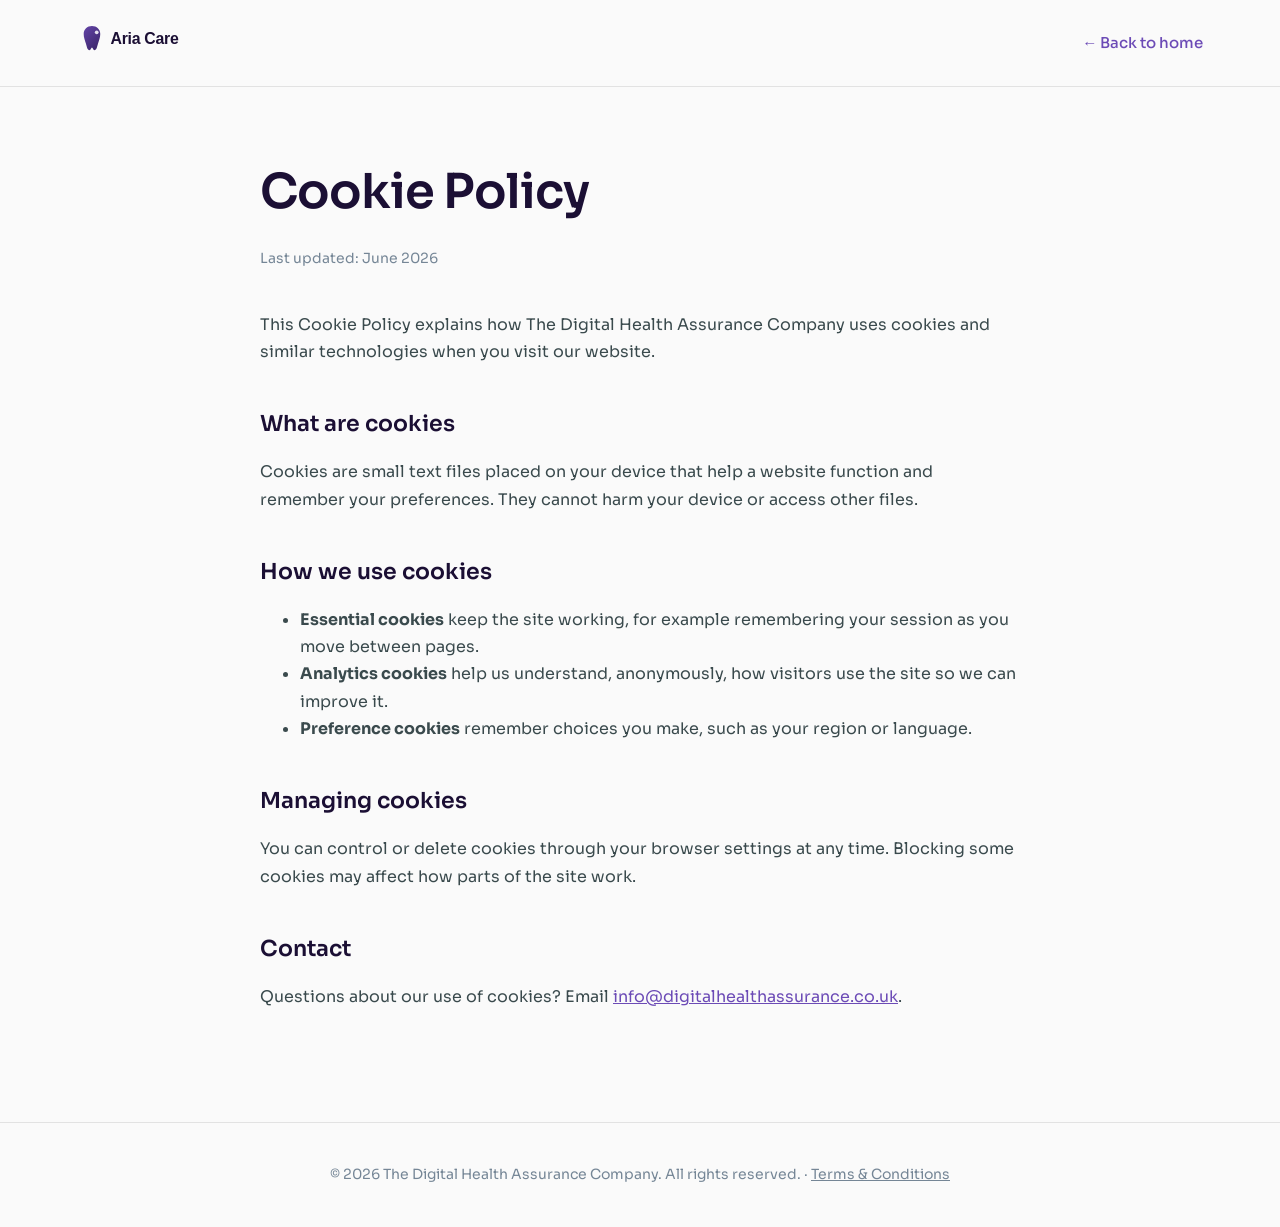
<file: cookies.html>
<!DOCTYPE html>
<html lang="en">
<head>
    <meta charset="utf-8"/>
    <title>Cookie Policy | The Digital Health Assurance Company</title>
    <meta content="How The Digital Health Assurance Company uses cookies." name="description"/>
    <meta content="width=device-width, initial-scale=1" name="viewport"/>
    <link href="https://fonts.googleapis.com" rel="preconnect"/>
    <link href="https://fonts.gstatic.com" rel="preconnect" crossorigin/>
    <link href="https://fonts.googleapis.com/css2?family=Sora:wght@300;400;500;600;700&display=swap" rel="stylesheet"/>
    <link href="assets/img/favicon.svg" rel="shortcut icon" type="image/svg+xml"/>
    <link href="assets/img/digital-health-assurance-logo.png" rel="apple-touch-icon"/>
    <style>
        body{margin:0;background:#fafafa;color:#1b0f34;font-family:Sora,'Helvetica Neue',Arial,sans-serif;line-height:1.7;-webkit-font-smoothing:antialiased;}
        .legal-nav{display:flex;align-items:center;justify-content:space-between;padding:24px 6vw;border-bottom:1px solid #e2e2e2;}
        .legal-nav a.back{color:#6c4bb6;text-decoration:none;font-weight:500;font-size:15px;}
        .legal-wrap{max-width:760px;margin:0 auto;padding:64px 24px 96px;}
        .legal-wrap h1{font-size:clamp(32px,5vw,48px);font-weight:600;letter-spacing:-1px;margin:0 0 8px;}
        .legal-wrap .updated{color:#758696;font-size:14px;margin-bottom:40px;}
        .legal-wrap h2{font-size:22px;font-weight:600;margin:40px 0 12px;}
        .legal-wrap p,.legal-wrap li{color:#3a4a4d;font-size:16px;}
        .legal-wrap a{color:#6c4bb6;}
        .legal-foot{text-align:center;padding:40px 24px;border-top:1px solid #e2e2e2;color:#758696;font-size:14px;}
    </style>
</head>
<body>
    <div class="legal-nav">
        <a href="index.html"><img src="assets/img/lumora-logo.svg" alt="The Digital Health Assurance Company logo" height="30"/></a>
        <a class="back" href="index.html">&larr; Back to home</a>
    </div>
    <main class="legal-wrap">
<h1>Cookie Policy</h1>
<p class="updated">Last updated: June 2026</p>

<p>This Cookie Policy explains how The Digital Health Assurance Company uses cookies and similar technologies when you visit our website.</p>
<h2>What are cookies</h2>
<p>Cookies are small text files placed on your device that help a website function and remember your preferences. They cannot harm your device or access other files.</p>
<h2>How we use cookies</h2>
<ul>
<li><strong>Essential cookies</strong> keep the site working, for example remembering your session as you move between pages.</li>
<li><strong>Analytics cookies</strong> help us understand, anonymously, how visitors use the site so we can improve it.</li>
<li><strong>Preference cookies</strong> remember choices you make, such as your region or language.</li>
</ul>
<h2>Managing cookies</h2>
<p>You can control or delete cookies through your browser settings at any time. Blocking some cookies may affect how parts of the site work.</p>
<h2>Contact</h2>
<p>Questions about our use of cookies? Email <a href="mailto:info@digitalhealthassurance.co.uk">info@digitalhealthassurance.co.uk</a>.</p>

</main>
    <div class="legal-foot">&copy; 2026 The Digital Health Assurance Company. All rights reserved. &middot; <a href="terms.html" style="color:#758696;">Terms &amp; Conditions</a></div>

<script>
/* The Digital Health Assurance Company image guard: any failed/empty image -> on-brand gradient SVG so nothing ever looks broken. */
(function(){
  function ph(label){
    var t=(label||'The Digital Health Assurance Company').replace(/[<>&]/g,'').slice(0,22);
    var svg='<svg xmlns="http://www.w3.org/2000/svg" width="1280" height="720" viewBox="0 0 1280 720">'
     +'<defs><linearGradient id="lg" x1="0" y1="0" x2="1280" y2="720" gradientUnits="userSpaceOnUse">'
     +'<stop offset="0" stop-color="#6c4bb6"/><stop offset="1" stop-color="#1b0f34"/></linearGradient></defs>'
     +'<rect width="1280" height="720" fill="url(#lg)"/>'
     +'<circle cx="640" cy="298" r="44" fill="#fff" opacity="0.9"/>'
     +'<text x="640" y="436" fill="#fff" font-family="Sora,Arial" font-size="40" font-weight="600" text-anchor="middle" opacity="0.92">'+t+'</text></svg>';
    return 'data:image/svg+xml;utf8,'+encodeURIComponent(svg);
  }
  function bind(im){
    im.addEventListener('error',function(){ if(im.dataset.fbk)return; im.dataset.fbk='1'; im.src=ph(im.alt); });
    if(im.complete && im.naturalWidth===0 && !im.dataset.fbk){ im.dataset.fbk='1'; im.src=ph(im.alt); }
  }
  document.querySelectorAll('img').forEach(bind);
})();
</script>
</body>
</html>
</file>
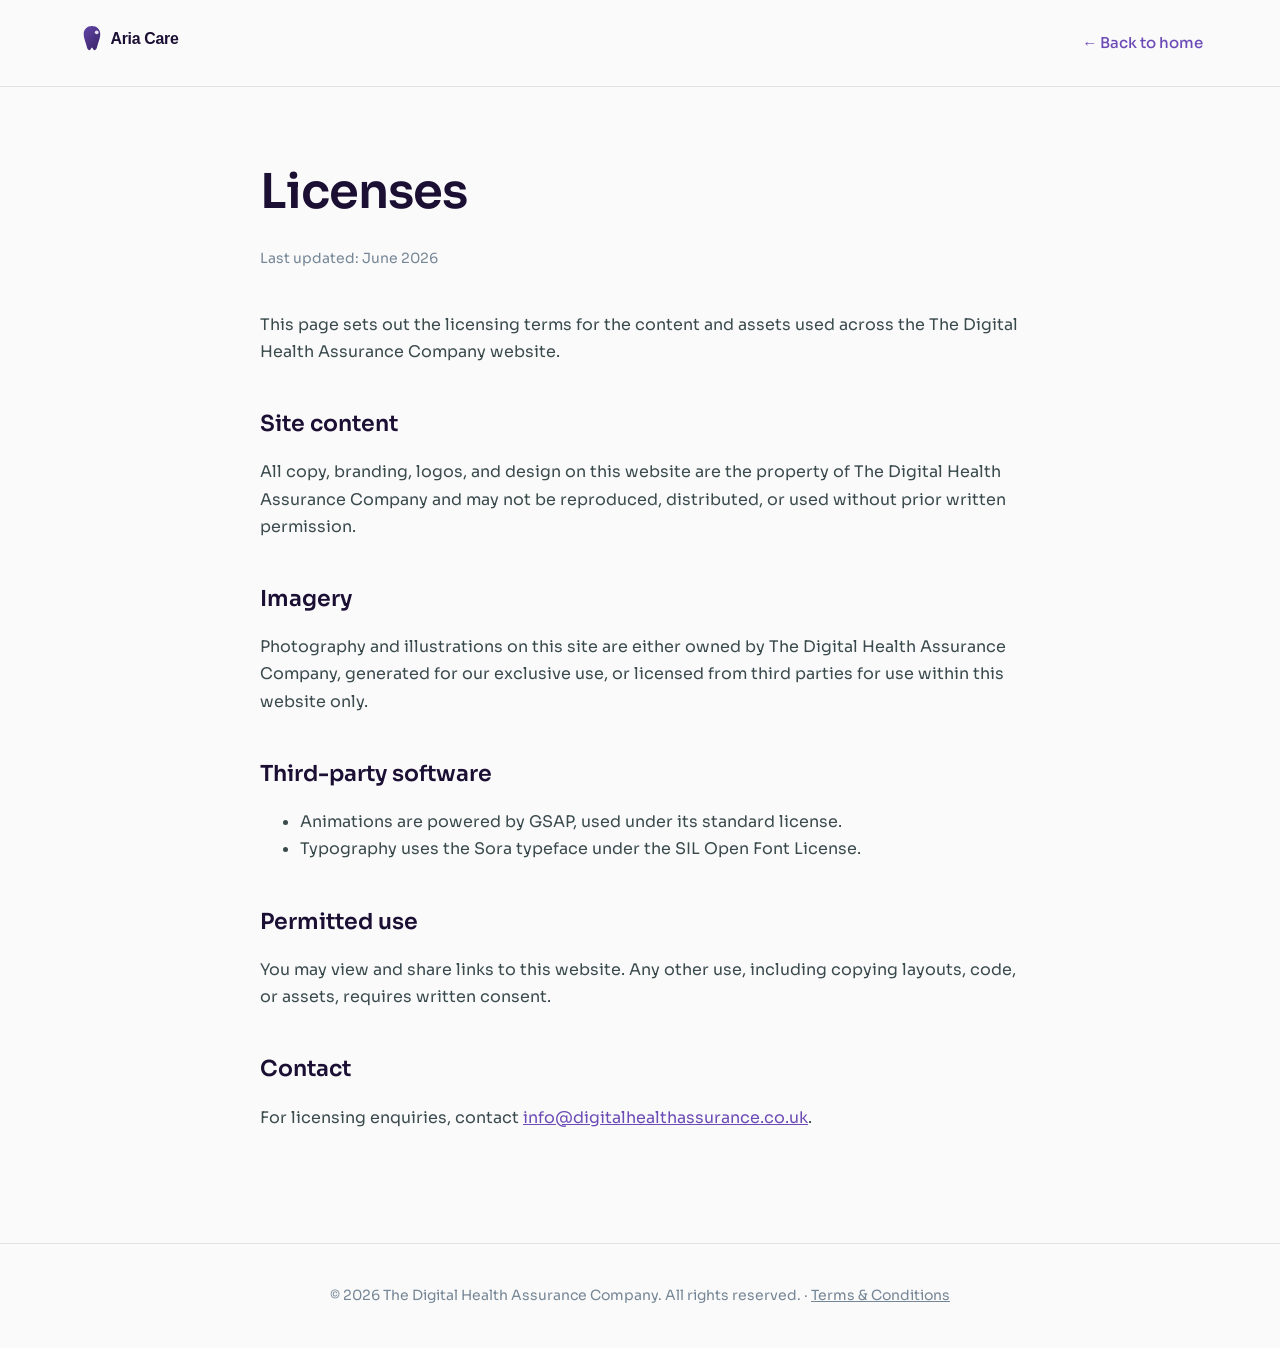
<file: licenses.html>
<!DOCTYPE html>
<html lang="en">
<head>
    <meta charset="utf-8"/>
    <title>Licenses | The Digital Health Assurance Company</title>
    <meta content="Licensing terms for The Digital Health Assurance Company site content and assets." name="description"/>
    <meta content="width=device-width, initial-scale=1" name="viewport"/>
    <link href="https://fonts.googleapis.com" rel="preconnect"/>
    <link href="https://fonts.gstatic.com" rel="preconnect" crossorigin/>
    <link href="https://fonts.googleapis.com/css2?family=Sora:wght@300;400;500;600;700&display=swap" rel="stylesheet"/>
    <link href="assets/img/favicon.svg" rel="shortcut icon" type="image/svg+xml"/>
    <link href="assets/img/digital-health-assurance-logo.png" rel="apple-touch-icon"/>
    <style>
        body{margin:0;background:#fafafa;color:#1b0f34;font-family:Sora,'Helvetica Neue',Arial,sans-serif;line-height:1.7;-webkit-font-smoothing:antialiased;}
        .legal-nav{display:flex;align-items:center;justify-content:space-between;padding:24px 6vw;border-bottom:1px solid #e2e2e2;}
        .legal-nav a.back{color:#6c4bb6;text-decoration:none;font-weight:500;font-size:15px;}
        .legal-wrap{max-width:760px;margin:0 auto;padding:64px 24px 96px;}
        .legal-wrap h1{font-size:clamp(32px,5vw,48px);font-weight:600;letter-spacing:-1px;margin:0 0 8px;}
        .legal-wrap .updated{color:#758696;font-size:14px;margin-bottom:40px;}
        .legal-wrap h2{font-size:22px;font-weight:600;margin:40px 0 12px;}
        .legal-wrap p,.legal-wrap li{color:#3a4a4d;font-size:16px;}
        .legal-wrap a{color:#6c4bb6;}
        .legal-foot{text-align:center;padding:40px 24px;border-top:1px solid #e2e2e2;color:#758696;font-size:14px;}
    </style>
</head>
<body>
    <div class="legal-nav">
        <a href="index.html"><img src="assets/img/lumora-logo.svg" alt="The Digital Health Assurance Company logo" height="30"/></a>
        <a class="back" href="index.html">&larr; Back to home</a>
    </div>
    <main class="legal-wrap">
<h1>Licenses</h1>
<p class="updated">Last updated: June 2026</p>

<p>This page sets out the licensing terms for the content and assets used across the The Digital Health Assurance Company website.</p>
<h2>Site content</h2>
<p>All copy, branding, logos, and design on this website are the property of The Digital Health Assurance Company and may not be reproduced, distributed, or used without prior written permission.</p>
<h2>Imagery</h2>
<p>Photography and illustrations on this site are either owned by The Digital Health Assurance Company, generated for our exclusive use, or licensed from third parties for use within this website only.</p>
<h2>Third-party software</h2>
<ul>
<li>Animations are powered by GSAP, used under its standard license.</li>
<li>Typography uses the Sora typeface under the SIL Open Font License.</li>
</ul>
<h2>Permitted use</h2>
<p>You may view and share links to this website. Any other use, including copying layouts, code, or assets, requires written consent.</p>
<h2>Contact</h2>
<p>For licensing enquiries, contact <a href="mailto:info@digitalhealthassurance.co.uk">info@digitalhealthassurance.co.uk</a>.</p>

</main>
    <div class="legal-foot">&copy; 2026 The Digital Health Assurance Company. All rights reserved. &middot; <a href="terms.html" style="color:#758696;">Terms &amp; Conditions</a></div>

<script>
/* The Digital Health Assurance Company image guard: any failed/empty image -> on-brand gradient SVG so nothing ever looks broken. */
(function(){
  function ph(label){
    var t=(label||'The Digital Health Assurance Company').replace(/[<>&]/g,'').slice(0,22);
    var svg='<svg xmlns="http://www.w3.org/2000/svg" width="1280" height="720" viewBox="0 0 1280 720">'
     +'<defs><linearGradient id="lg" x1="0" y1="0" x2="1280" y2="720" gradientUnits="userSpaceOnUse">'
     +'<stop offset="0" stop-color="#6c4bb6"/><stop offset="1" stop-color="#1b0f34"/></linearGradient></defs>'
     +'<rect width="1280" height="720" fill="url(#lg)"/>'
     +'<circle cx="640" cy="298" r="44" fill="#fff" opacity="0.9"/>'
     +'<text x="640" y="436" fill="#fff" font-family="Sora,Arial" font-size="40" font-weight="600" text-anchor="middle" opacity="0.92">'+t+'</text></svg>';
    return 'data:image/svg+xml;utf8,'+encodeURIComponent(svg);
  }
  function bind(im){
    im.addEventListener('error',function(){ if(im.dataset.fbk)return; im.dataset.fbk='1'; im.src=ph(im.alt); });
    if(im.complete && im.naturalWidth===0 && !im.dataset.fbk){ im.dataset.fbk='1'; im.src=ph(im.alt); }
  }
  document.querySelectorAll('img').forEach(bind);
})();
</script>
</body>
</html>
</file>
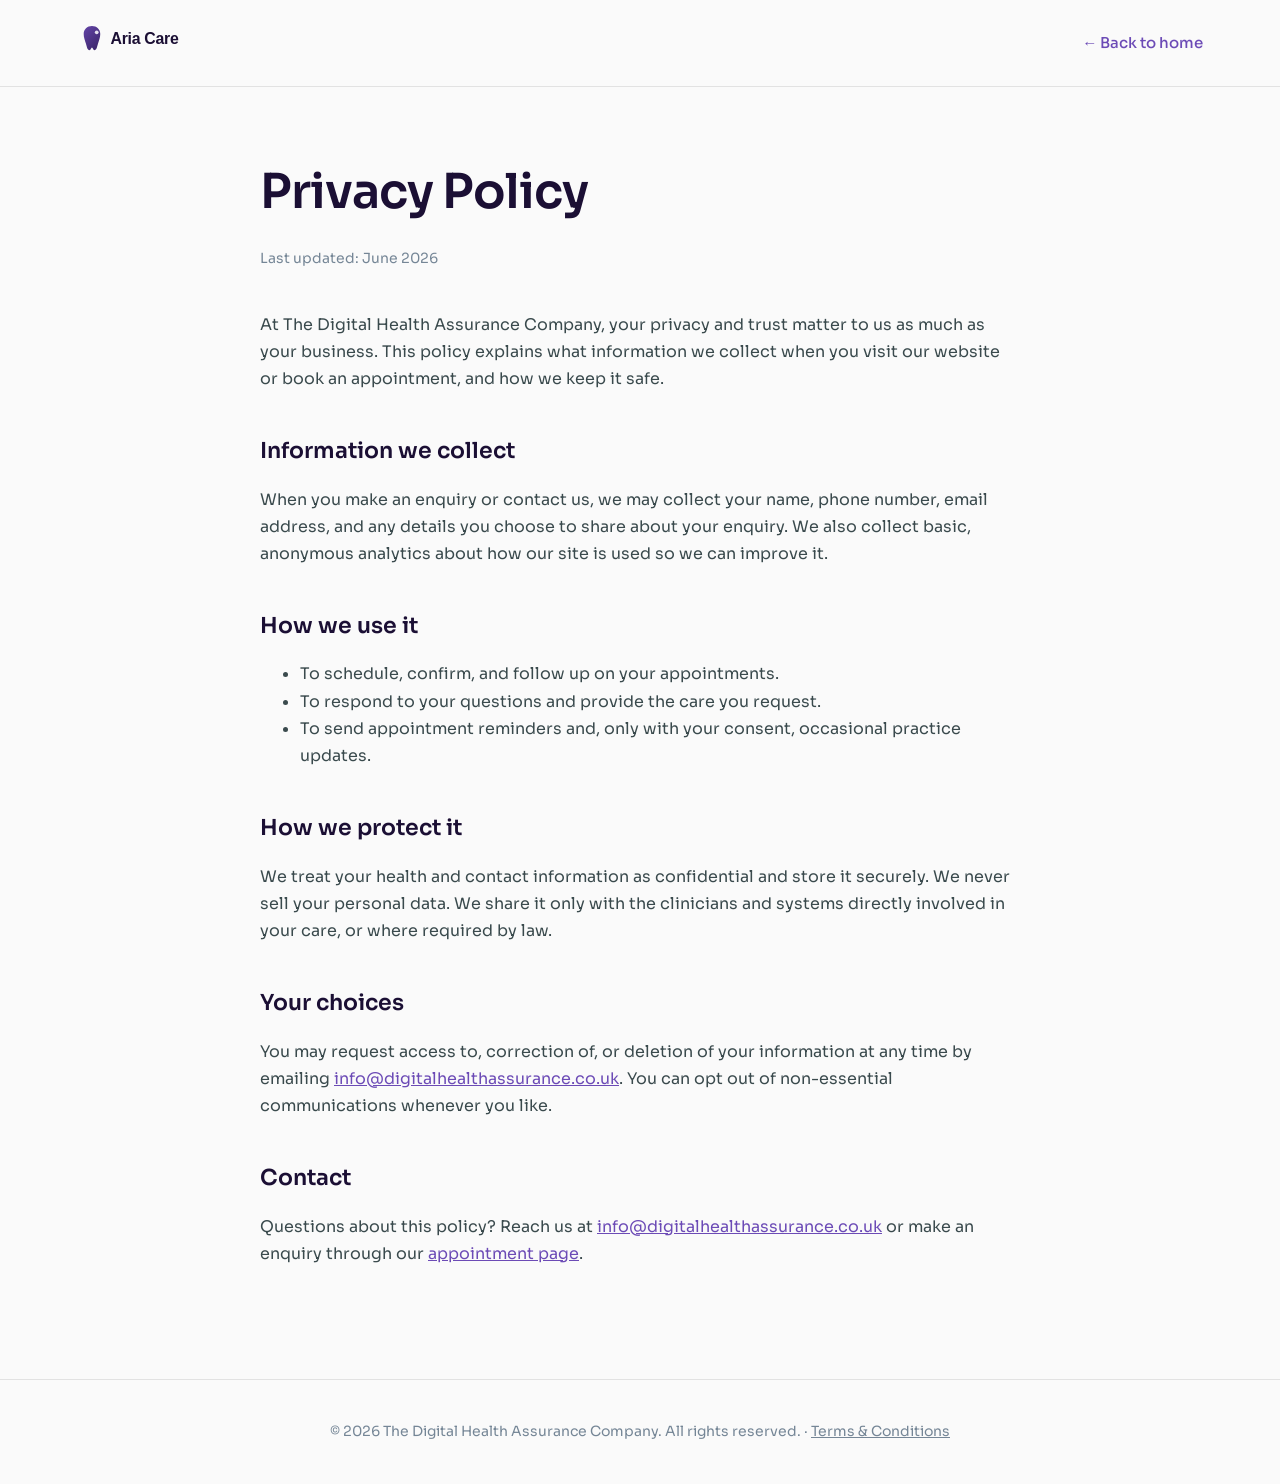
<file: privacy.html>
<!DOCTYPE html>
<html lang="en">
<head>
    <meta charset="utf-8"/>
    <title>Privacy Policy | The Digital Health Assurance Company</title>
    <meta content="How The Digital Health Assurance Company collects, uses, and protects your information." name="description"/>
    <meta content="width=device-width, initial-scale=1" name="viewport"/>
    <link href="https://fonts.googleapis.com" rel="preconnect"/>
    <link href="https://fonts.gstatic.com" rel="preconnect" crossorigin/>
    <link href="https://fonts.googleapis.com/css2?family=Sora:wght@300;400;500;600;700&display=swap" rel="stylesheet"/>
    <link href="assets/img/favicon.svg" rel="shortcut icon" type="image/svg+xml"/>
    <link href="assets/img/digital-health-assurance-logo.png" rel="apple-touch-icon"/>
    <style>
        body{margin:0;background:#fafafa;color:#1b0f34;font-family:Sora,'Helvetica Neue',Arial,sans-serif;line-height:1.7;-webkit-font-smoothing:antialiased;}
        .legal-nav{display:flex;align-items:center;justify-content:space-between;padding:24px 6vw;border-bottom:1px solid #e2e2e2;}
        .legal-nav a.back{color:#6c4bb6;text-decoration:none;font-weight:500;font-size:15px;}
        .legal-wrap{max-width:760px;margin:0 auto;padding:64px 24px 96px;}
        .legal-wrap h1{font-size:clamp(32px,5vw,48px);font-weight:600;letter-spacing:-1px;margin:0 0 8px;}
        .legal-wrap .updated{color:#758696;font-size:14px;margin-bottom:40px;}
        .legal-wrap h2{font-size:22px;font-weight:600;margin:40px 0 12px;}
        .legal-wrap p,.legal-wrap li{color:#3a4a4d;font-size:16px;}
        .legal-wrap a{color:#6c4bb6;}
        .legal-foot{text-align:center;padding:40px 24px;border-top:1px solid #e2e2e2;color:#758696;font-size:14px;}
    </style>
</head>
<body>
    <div class="legal-nav">
        <a href="index.html"><img src="assets/img/lumora-logo.svg" alt="The Digital Health Assurance Company logo" height="30"/></a>
        <a class="back" href="index.html">&larr; Back to home</a>
    </div>
    <main class="legal-wrap">
        <h1>Privacy Policy</h1>
        <p class="updated">Last updated: June 2026</p>
        <p>At The Digital Health Assurance Company, your privacy and trust matter to us as much as your business. This policy explains what information we collect when you visit our website or book an appointment, and how we keep it safe.</p>
        <h2>Information we collect</h2>
        <p>When you make an enquiry or contact us, we may collect your name, phone number, email address, and any details you choose to share about your enquiry. We also collect basic, anonymous analytics about how our site is used so we can improve it.</p>
        <h2>How we use it</h2>
        <ul>
            <li>To schedule, confirm, and follow up on your appointments.</li>
            <li>To respond to your questions and provide the care you request.</li>
            <li>To send appointment reminders and, only with your consent, occasional practice updates.</li>
        </ul>
        <h2>How we protect it</h2>
        <p>We treat your health and contact information as confidential and store it securely. We never sell your personal data. We share it only with the clinicians and systems directly involved in your care, or where required by law.</p>
        <h2>Your choices</h2>
        <p>You may request access to, correction of, or deletion of your information at any time by emailing <a href="mailto:info@digitalhealthassurance.co.uk">info@digitalhealthassurance.co.uk</a>. You can opt out of non-essential communications whenever you like.</p>
        <h2>Contact</h2>
        <p>Questions about this policy? Reach us at <a href="mailto:info@digitalhealthassurance.co.uk">info@digitalhealthassurance.co.uk</a> or make an enquiry through our <a href="contact.html">appointment page</a>.</p>
    </main>
    <div class="legal-foot">&copy; 2026 The Digital Health Assurance Company. All rights reserved. &middot; <a href="terms.html" style="color:#758696;">Terms &amp; Conditions</a></div>

<script>
/* The Digital Health Assurance Company image guard: any failed/empty image -> on-brand gradient SVG so nothing ever looks broken. */
(function(){
  function ph(label){
    var t=(label||'The Digital Health Assurance Company').replace(/[<>&]/g,'').slice(0,22);
    var svg='<svg xmlns="http://www.w3.org/2000/svg" width="1280" height="720" viewBox="0 0 1280 720">'
     +'<defs><linearGradient id="lg" x1="0" y1="0" x2="1280" y2="720" gradientUnits="userSpaceOnUse">'
     +'<stop offset="0" stop-color="#6c4bb6"/><stop offset="1" stop-color="#1b0f34"/></linearGradient></defs>'
     +'<rect width="1280" height="720" fill="url(#lg)"/>'
     +'<circle cx="640" cy="298" r="44" fill="#fff" opacity="0.9"/>'
     +'<text x="640" y="436" fill="#fff" font-family="Sora,Arial" font-size="40" font-weight="600" text-anchor="middle" opacity="0.92">'+t+'</text></svg>';
    return 'data:image/svg+xml;utf8,'+encodeURIComponent(svg);
  }
  function bind(im){
    im.addEventListener('error',function(){ if(im.dataset.fbk)return; im.dataset.fbk='1'; im.src=ph(im.alt); });
    if(im.complete && im.naturalWidth===0 && !im.dataset.fbk){ im.dataset.fbk='1'; im.src=ph(im.alt); }
  }
  document.querySelectorAll('img').forEach(bind);
})();
</script>
</body>
</html>
</file>
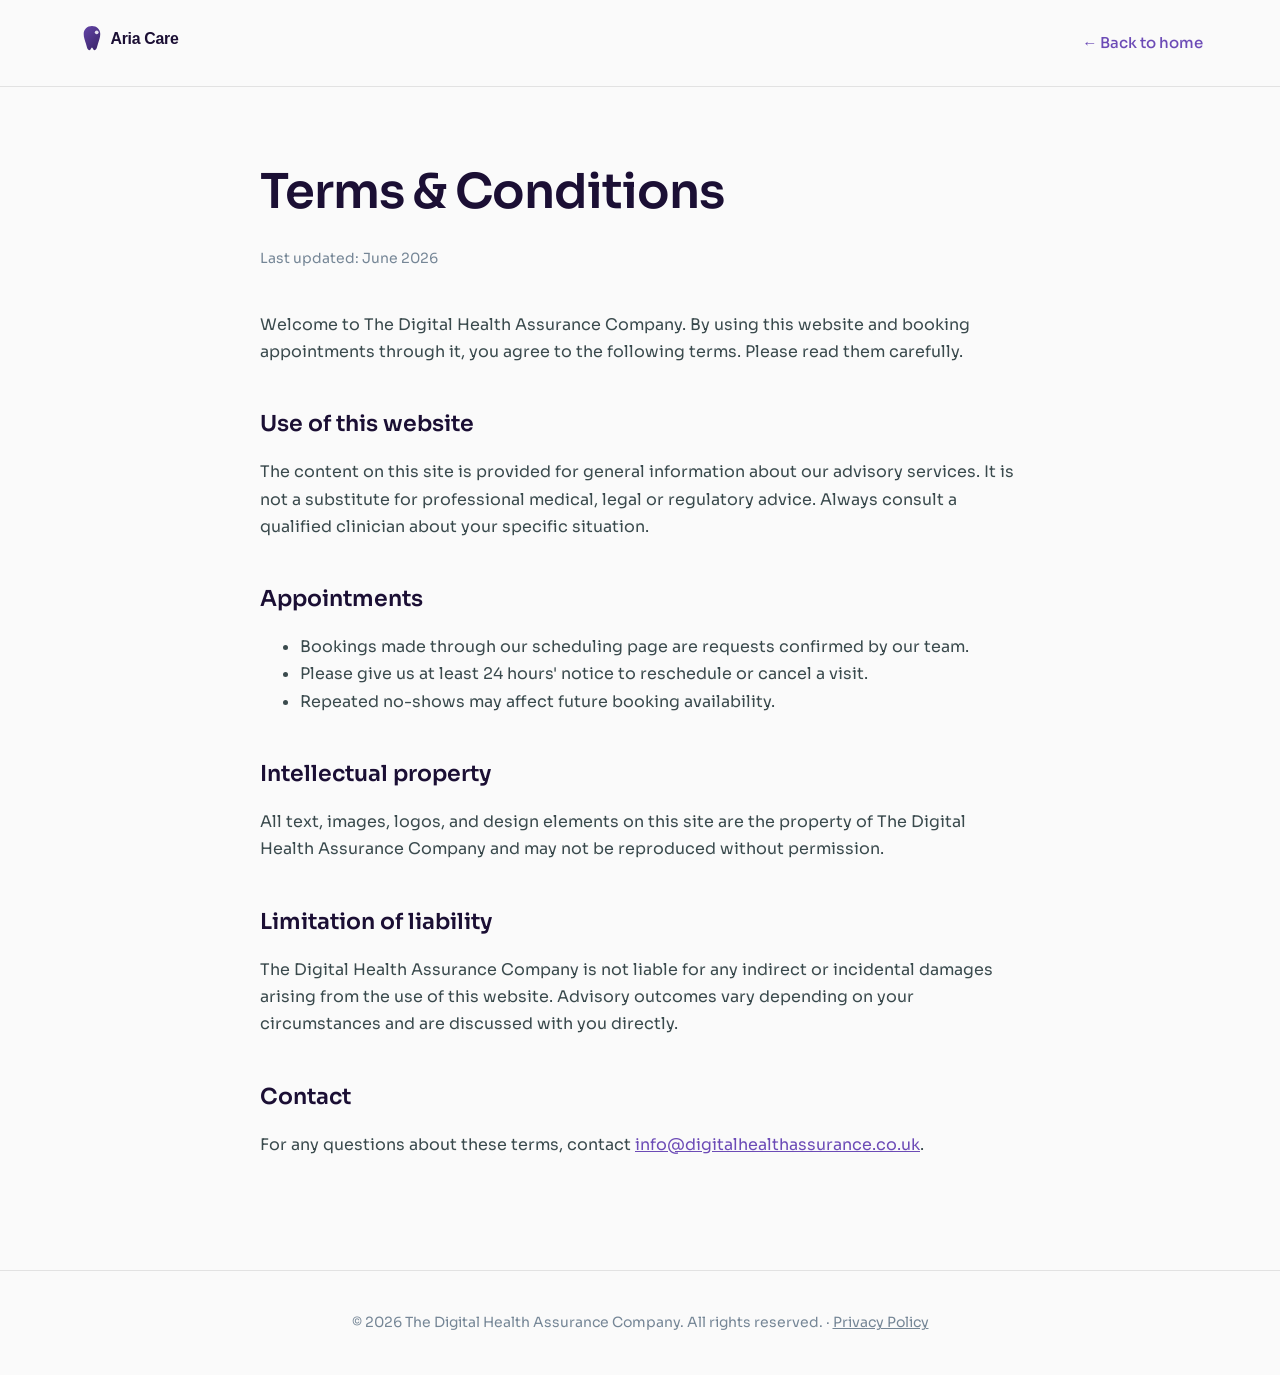
<file: terms.html>
<!DOCTYPE html>
<html lang="en">
<head>
    <meta charset="utf-8"/>
    <title>Terms &amp; Conditions | The Digital Health Assurance Company</title>
    <meta content="The terms that apply when you use the The Digital Health Assurance Company website and services." name="description"/>
    <meta content="width=device-width, initial-scale=1" name="viewport"/>
    <link href="https://fonts.googleapis.com" rel="preconnect"/>
    <link href="https://fonts.gstatic.com" rel="preconnect" crossorigin/>
    <link href="https://fonts.googleapis.com/css2?family=Sora:wght@300;400;500;600;700&display=swap" rel="stylesheet"/>
    <link href="assets/img/favicon.svg" rel="shortcut icon" type="image/svg+xml"/>
    <link href="assets/img/digital-health-assurance-logo.png" rel="apple-touch-icon"/>
    <style>
        body{margin:0;background:#fafafa;color:#1b0f34;font-family:Sora,'Helvetica Neue',Arial,sans-serif;line-height:1.7;-webkit-font-smoothing:antialiased;}
        .legal-nav{display:flex;align-items:center;justify-content:space-between;padding:24px 6vw;border-bottom:1px solid #e2e2e2;}
        .legal-nav a.back{color:#6c4bb6;text-decoration:none;font-weight:500;font-size:15px;}
        .legal-wrap{max-width:760px;margin:0 auto;padding:64px 24px 96px;}
        .legal-wrap h1{font-size:clamp(32px,5vw,48px);font-weight:600;letter-spacing:-1px;margin:0 0 8px;}
        .legal-wrap .updated{color:#758696;font-size:14px;margin-bottom:40px;}
        .legal-wrap h2{font-size:22px;font-weight:600;margin:40px 0 12px;}
        .legal-wrap p,.legal-wrap li{color:#3a4a4d;font-size:16px;}
        .legal-wrap a{color:#6c4bb6;}
        .legal-foot{text-align:center;padding:40px 24px;border-top:1px solid #e2e2e2;color:#758696;font-size:14px;}
    </style>
</head>
<body>
    <div class="legal-nav">
        <a href="index.html"><img src="assets/img/lumora-logo.svg" alt="The Digital Health Assurance Company logo" height="30"/></a>
        <a class="back" href="index.html">&larr; Back to home</a>
    </div>
    <main class="legal-wrap">
        <h1>Terms &amp; Conditions</h1>
        <p class="updated">Last updated: June 2026</p>
        <p>Welcome to The Digital Health Assurance Company. By using this website and booking appointments through it, you agree to the following terms. Please read them carefully.</p>
        <h2>Use of this website</h2>
        <p>The content on this site is provided for general information about our advisory services. It is not a substitute for professional medical, legal or regulatory advice. Always consult a qualified clinician about your specific situation.</p>
        <h2>Appointments</h2>
        <ul>
            <li>Bookings made through our scheduling page are requests confirmed by our team.</li>
            <li>Please give us at least 24 hours' notice to reschedule or cancel a visit.</li>
            <li>Repeated no-shows may affect future booking availability.</li>
        </ul>
        <h2>Intellectual property</h2>
        <p>All text, images, logos, and design elements on this site are the property of The Digital Health Assurance Company and may not be reproduced without permission.</p>
        <h2>Limitation of liability</h2>
        <p>The Digital Health Assurance Company is not liable for any indirect or incidental damages arising from the use of this website. Advisory outcomes vary depending on your circumstances and are discussed with you directly.</p>
        <h2>Contact</h2>
        <p>For any questions about these terms, contact <a href="mailto:info@digitalhealthassurance.co.uk">info@digitalhealthassurance.co.uk</a>.</p>
    </main>
    <div class="legal-foot">&copy; 2026 The Digital Health Assurance Company. All rights reserved. &middot; <a href="privacy.html" style="color:#758696;">Privacy Policy</a></div>

<script>
/* The Digital Health Assurance Company image guard: any failed/empty image -> on-brand gradient SVG so nothing ever looks broken. */
(function(){
  function ph(label){
    var t=(label||'The Digital Health Assurance Company').replace(/[<>&]/g,'').slice(0,22);
    var svg='<svg xmlns="http://www.w3.org/2000/svg" width="1280" height="720" viewBox="0 0 1280 720">'
     +'<defs><linearGradient id="lg" x1="0" y1="0" x2="1280" y2="720" gradientUnits="userSpaceOnUse">'
     +'<stop offset="0" stop-color="#6c4bb6"/><stop offset="1" stop-color="#1b0f34"/></linearGradient></defs>'
     +'<rect width="1280" height="720" fill="url(#lg)"/>'
     +'<circle cx="640" cy="298" r="44" fill="#fff" opacity="0.9"/>'
     +'<text x="640" y="436" fill="#fff" font-family="Sora,Arial" font-size="40" font-weight="600" text-anchor="middle" opacity="0.92">'+t+'</text></svg>';
    return 'data:image/svg+xml;utf8,'+encodeURIComponent(svg);
  }
  function bind(im){
    im.addEventListener('error',function(){ if(im.dataset.fbk)return; im.dataset.fbk='1'; im.src=ph(im.alt); });
    if(im.complete && im.naturalWidth===0 && !im.dataset.fbk){ im.dataset.fbk='1'; im.src=ph(im.alt); }
  }
  document.querySelectorAll('img').forEach(bind);
})();
</script>
</body>
</html>
</file>
